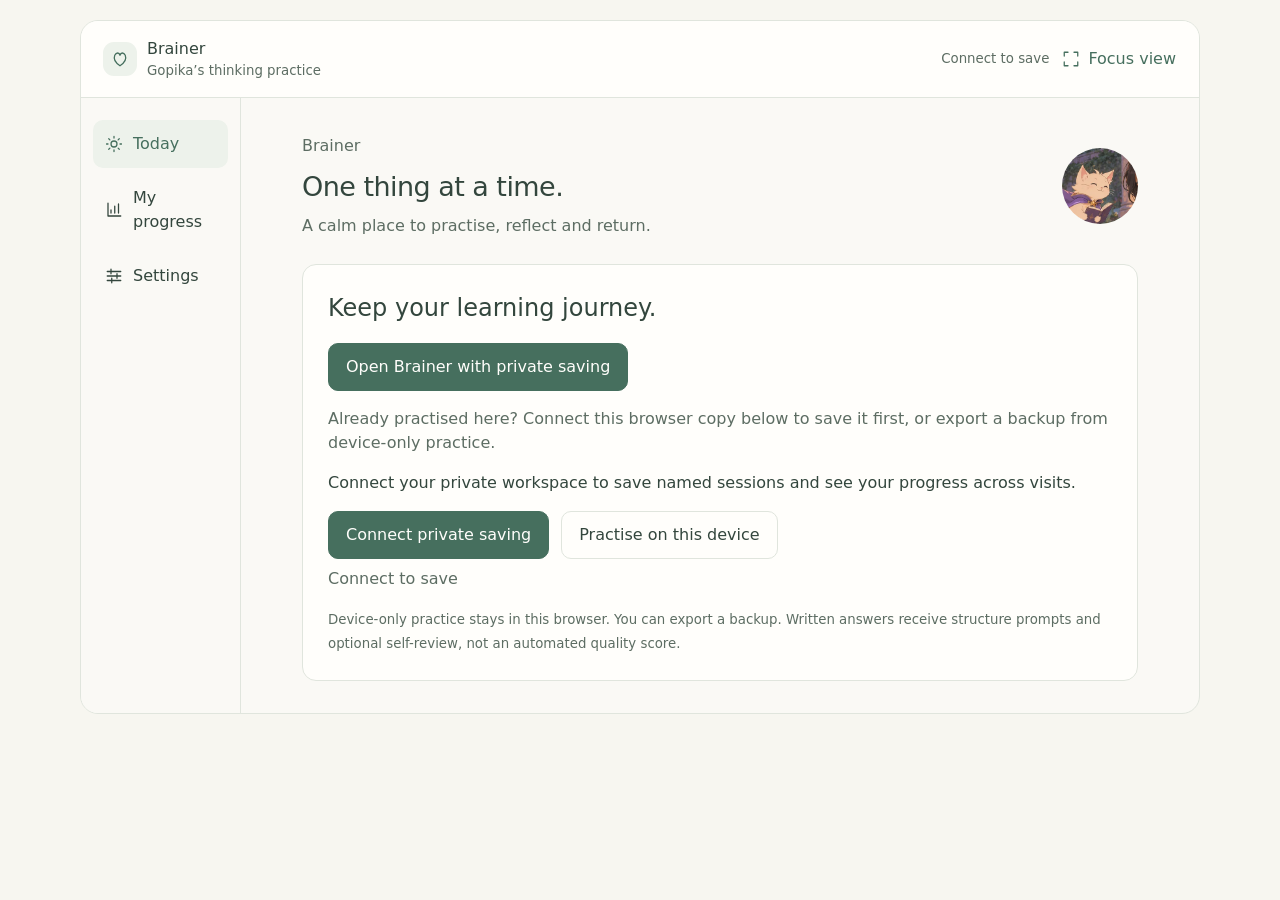
<file: brainer/index.html>
<!doctype html>
<html lang="en"><head><meta charset="utf-8"><meta name="viewport" content="width=device-width,initial-scale=1"><meta name="color-scheme" content="light dark"><meta name="referrer" content="no-referrer"><link rel="icon" href="./favicon.svg" type="image/svg+xml"><title>Brainer · One thing at a time</title><link rel="stylesheet" href="./style.css"></head><body><div id="brainer-calm-preview">
  
  <div class="th-app">
    <header class="th-top">
      <div class="th-brand"><span class="th-brand-mark"><i data-lucide="brain-circuit" aria-hidden="true"></i></span><div><span class="th-brand-word">Brainer</span><small>Gopika’s thinking practice</small></div></div>
      <div class="th-top-right"><small class="th-preview" id="cloud-status" role="status">Connect to save</small><button type="button" class="th-link cursor-interaction" data-action="focus" aria-pressed="false"><i data-lucide="scan" aria-hidden="true"></i><span>Focus view</span></button></div>
    </header>
    <div id="brainer-account" class="br-account"></div><div class="th-shell">
      <aside class="th-sidebar">
        <nav class="th-nav" aria-label="Main navigation">
          <button type="button" class="cursor-interaction" data-nav="today" aria-current="page"><i data-lucide="sun" aria-hidden="true"></i>Today</button>
          <button type="button" class="cursor-interaction" data-nav="progress"><i data-lucide="chart-no-axes-combined" aria-hidden="true"></i>My progress</button>
          <button type="button" class="cursor-interaction" data-nav="settings"><i data-lucide="sliders-horizontal" aria-hidden="true"></i>Settings</button>
        </nav>
        
      </aside>
      <main class="th-main" id="brainer-content" aria-label="Thinking practice"></main>
    </div>
  </div>
  
</div>
<script src="./config.js"></script><script src="./app.js"></script></body></html>
</file>
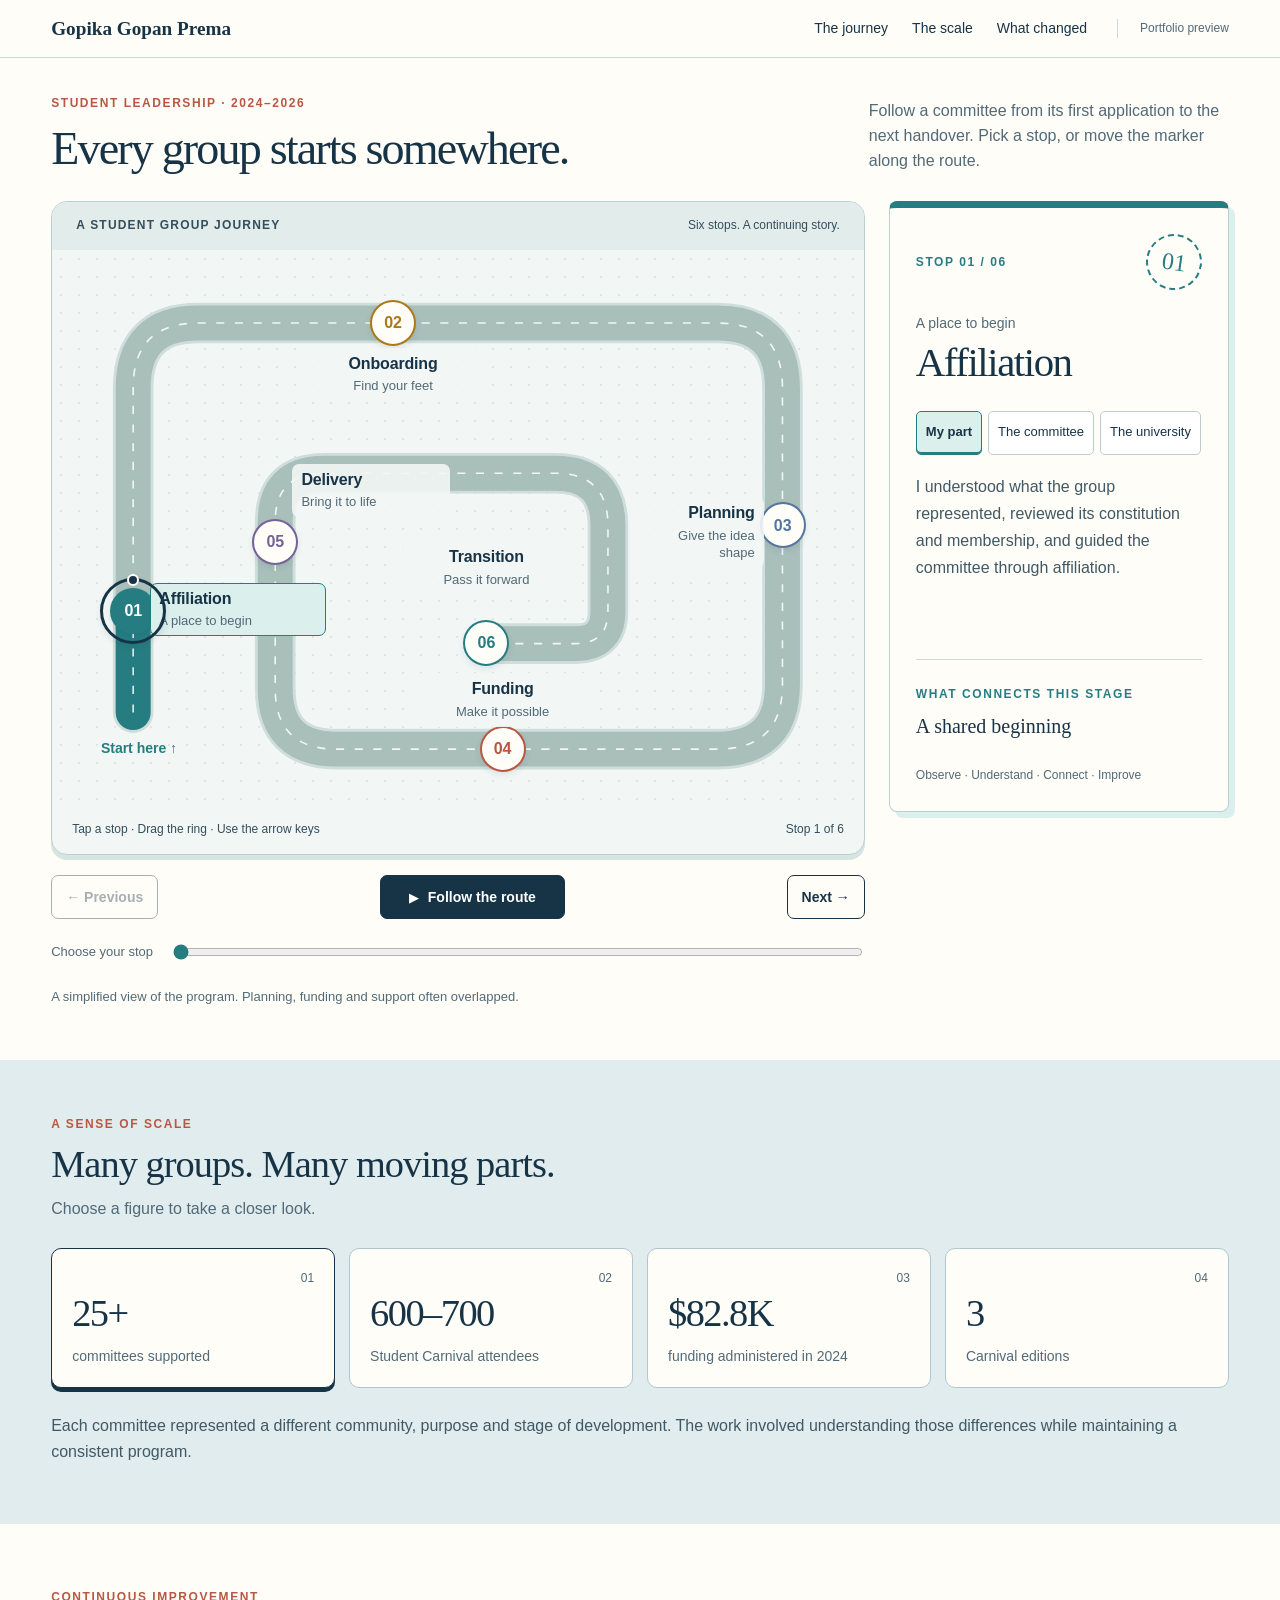
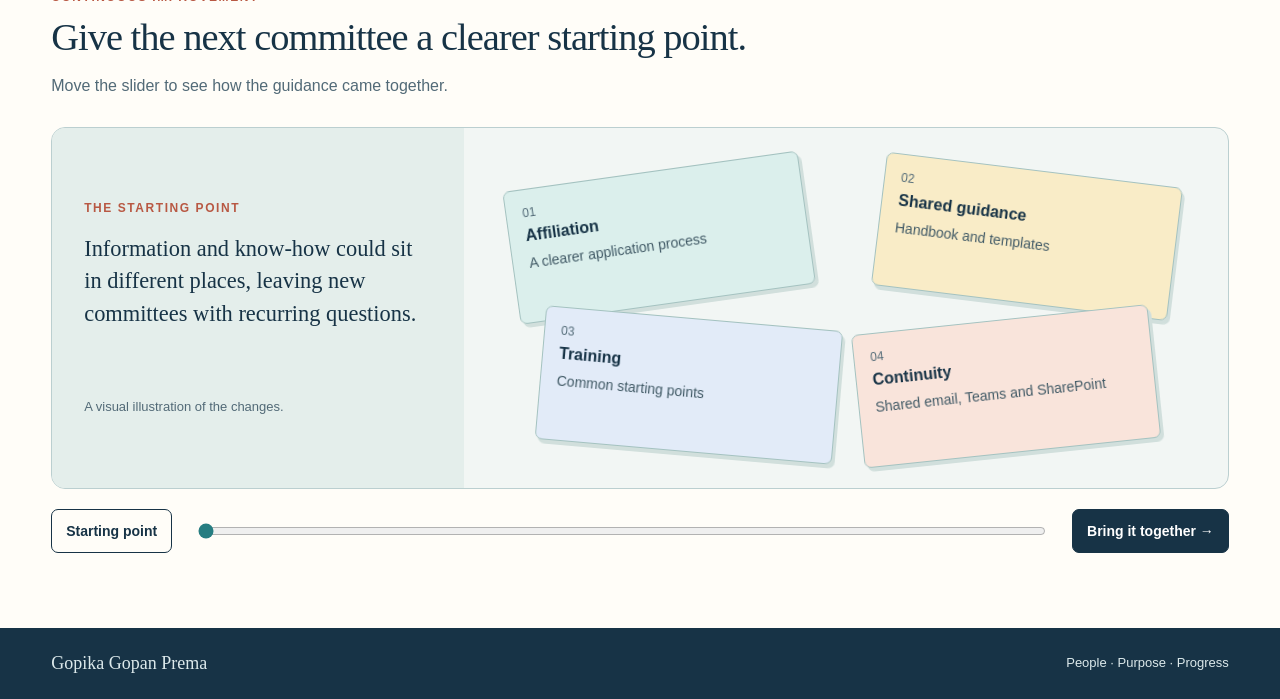
<file: campus-walk/roadmap/index.html>
<!doctype html>
<html lang="en">
<head>
  <meta charset="utf-8">
  <meta name="viewport" content="width=device-width,initial-scale=1">
  <meta name="description" content="Explore Gopika's student group program through an interactive roadmap.">
  <meta name="theme-color" content="#173346">
  <title>Gopika · A student group journey</title>
  <link rel="stylesheet" href="roadmap.css">
  <script src="journey-data.js" defer></script>
  <script src="roadmap.js" defer></script>
</head>
<body>
  <a class="skip" href="#roadmap">Skip to the roadmap</a>
  <header class="topbar">
    <a class="name" href="#roadmap">Gopika Gopan Prema</a>
    <nav aria-label="Preview sections"><a href="#roadmap">The journey</a><a href="#scale">The scale</a><a href="#improvement">What changed</a></nav>
    <span class="preview-label">Portfolio preview</span>
  </header>
  <main>
    <section class="journey" id="roadmap" aria-labelledby="journey-title">
      <header class="intro">
        <div><p class="eyebrow">Student leadership · 2024–2026</p><h1 id="journey-title">Every group starts somewhere.</h1></div>
        <p>Follow a committee from its first application to the next handover. Pick a stop, or move the marker along the route.</p>
      </header>
      <div class="journey-layout">
        <div class="board-column">
          <div class="board" id="board">
            <div class="board-caption"><span>A student group journey</span><span>Six stops. A continuing story.</span></div>
            <div class="map" id="map">
              <svg class="road" id="road" viewBox="0 0 1000 690" aria-hidden="true">
                <path id="route-shadow" class="route-shadow"/>
                <path id="route" class="route"/>
                <path id="route-progress" class="route-progress"/>
                <path id="route-dashes" class="route-dashes"/>
              </svg>
              <span class="start-label">Start here ↑</span>
              <div class="stops" id="stops" role="group" aria-label="Choose a roadmap stop">
                <button class="stop stop-1 selected" data-index="0" aria-pressed="true" aria-controls="story"><span class="stop-number">01</span><span class="stop-label"><b>Affiliation</b><small>A place to begin</small></span></button>
                <button class="stop stop-2" data-index="1" aria-pressed="false" aria-controls="story"><span class="stop-number">02</span><span class="stop-label"><b>Onboarding</b><small>Find your feet</small></span></button>
                <button class="stop stop-3" data-index="2" aria-pressed="false" aria-controls="story"><span class="stop-number">03</span><span class="stop-label"><b>Planning</b><small>Give the idea shape</small></span></button>
                <button class="stop stop-4" data-index="3" aria-pressed="false" aria-controls="story"><span class="stop-number">04</span><span class="stop-label"><b>Funding</b><small>Make it possible</small></span></button>
                <button class="stop stop-5" data-index="4" aria-pressed="false" aria-controls="story"><span class="stop-number">05</span><span class="stop-label"><b>Delivery</b><small>Bring it to life</small></span></button>
                <button class="stop stop-6" data-index="5" aria-pressed="false" aria-controls="story"><span class="stop-number">06</span><span class="stop-label"><b>Transition</b><small>Pass it forward</small></span></button>
              </div>
              <div class="traveller" id="traveller" role="slider" tabindex="0" aria-label="Move the roadmap marker" aria-valuemin="1" aria-valuemax="6" aria-valuenow="1" aria-valuetext="Stop 1: Affiliation" aria-describedby="map-hint"><span aria-hidden="true"></span></div>
            </div>
            <div class="board-foot"><span id="map-hint">Tap a stop · Drag the ring · Use the arrow keys</span><span id="progress-label">Stop 1 of 6</span></div>
          </div>
          <div class="route-controls">
            <button class="control" id="previous" aria-label="Previous stop" disabled>← Previous</button>
            <button class="control play" id="play" aria-pressed="false"><span id="play-symbol" aria-hidden="true">▶</span> <span id="play-text">Follow the route</span></button>
            <button class="control" id="next" aria-label="Next stop">Next →</button>
          </div>
          <div class="scrubber"><label for="route-slider">Choose your stop</label><input id="route-slider" type="range" min="0" max="5" step="1" value="0" aria-valuetext="Affiliation"></div>
        </div>
        <aside class="postcard" id="story" aria-label="Selected stop">
          <div class="postcard-top"><span class="eyebrow" id="story-stop">Stop 01 / 06</span><span class="stamp" id="stamp" aria-hidden="true">01</span></div>
          <p class="story-kicker" id="story-kicker">A place to begin</p>
          <h2 id="story-title">Affiliation</h2>
          <div class="perspectives" role="group" aria-label="Read this stop from another viewpoint">
            <button class="perspective selected" data-lens="gopika" aria-pressed="true">My part</button>
            <button class="perspective" data-lens="committee" aria-pressed="false">The committee</button>
            <button class="perspective" data-lens="university" aria-pressed="false">The university</button>
          </div>
          <div class="story-body" id="story-body" aria-live="polite" aria-atomic="true">
            <p id="story-copy">I understood what the group represented, reviewed its constitution and membership, and guided the committee through affiliation.</p>
          </div>
          <div class="takeaway"><span class="eyebrow">What connects this stage</span><p id="story-contribution">A shared beginning</p></div>
          <div class="postcard-foot"><span>Observe · Understand · Connect · Improve</span></div>
        </aside>
      </div>
      <p class="route-note">A simplified view of the program. Planning, funding and support often overlapped.</p>
    </section>

    <section class="scale-section" id="scale" aria-labelledby="scale-title">
      <div class="small-intro"><p class="eyebrow">A sense of scale</p><h2 id="scale-title">Many groups. Many moving parts.</h2><p>Choose a figure to take a closer look.</p></div>
      <div class="impact-grid" role="group" aria-label="Explore the scope of the work">
        <button class="impact-card selected" aria-pressed="true" data-note="Each committee represented a different community, purpose and stage of development. The work involved understanding those differences while maintaining a consistent program."><span class="impact-mark">01</span><strong>25+</strong><span>committees supported</span></button>
        <button class="impact-card" aria-pressed="false" data-note="The Student Carnival brought student groups and the wider university community into one shared experience. Attendance was approximately 600–700 people."><span class="impact-mark">02</span><strong>600–700</strong><span>Student Carnival attendees</span></button>
        <button class="impact-card" aria-pressed="false" data-note="In 2024, student group funding included $33,000 in seed funding and $49,813.39 in activity funding. The work included guidance, approvals and reconciliation."><span class="impact-mark">03</span><strong>$82.8K</strong><span>funding administered in 2024</span></button>
        <button class="impact-card" aria-pressed="false" data-note="A consistent identity connected the Opening, Dry Season and Red Carpet editions, while each event offered a different experience."><span class="impact-mark">04</span><strong>3</strong><span>Carnival editions</span></button>
      </div>
      <p class="impact-note" id="impact-note" aria-live="polite">Each committee represented a different community, purpose and stage of development. The work involved understanding those differences while maintaining a consistent program.</p>
    </section>

    <section class="improvement" id="improvement" aria-labelledby="improvement-title">
      <div class="improvement-intro"><p class="eyebrow">Continuous improvement</p><h2 id="improvement-title">Give the next committee a clearer starting point.</h2><p>Move the slider to see how the guidance came together.</p></div>
      <div class="change-workspace" id="change-workspace">
        <div class="change-summary"><span class="eyebrow" id="change-label">The starting point</span><p id="change-story" aria-live="polite">Information and know-how could sit in different places, leaving new committees with recurring questions.</p><p class="change-caption">A visual illustration of the changes.</p></div>
        <div class="tiles-area" id="tiles-area" aria-label="Program guidance coming together">
          <div class="guide-tile" data-tile="0"><span>01</span><b>Affiliation</b><p>A clearer application process</p></div>
          <div class="guide-tile" data-tile="1"><span>02</span><b>Shared guidance</b><p>Handbook and templates</p></div>
          <div class="guide-tile" data-tile="2"><span>03</span><b>Training</b><p>Common starting points</p></div>
          <div class="guide-tile" data-tile="3"><span>04</span><b>Continuity</b><p>Shared email, Teams and SharePoint</p></div>
        </div>
      </div>
      <div class="change-controls"><button class="control" id="change-reset">Starting point</button><label class="sr-only" for="change-slider">Bring the guidance together</label><input type="range" id="change-slider" min="0" max="100" value="0" aria-valuetext="Guidance in separate places"><button class="control" id="change-bring">Bring it together →</button></div>
    </section>
  </main>
  <footer><span>Gopika Gopan Prema</span><span>People · Purpose · Progress</span></footer>
  <noscript><p class="no-script">Enable JavaScript to explore the route. The program moves through affiliation, onboarding, planning, funding, delivery and transition.</p></noscript>
</body>
</html>
</file>
<file: brainer/style.css>
html{font-family:system-ui,-apple-system,BlinkMacSystemFont,"Segoe UI",sans-serif;font-size:16px;line-height:1.5}body{margin:0;padding:20px;background:light-dark(#f7f6f0,#1d241f)}button,summary{cursor:pointer}button:disabled{cursor:default}button:focus-visible,a:focus-visible,summary:focus-visible,textarea:focus-visible,input:focus-visible,select:focus-visible{outline:3px solid #6f9377;outline-offset:3px}#brainer-calm-preview{max-width:1120px;margin:auto}svg{width:18px;height:18px;flex:none}

    #brainer-calm-preview{--brainer-hero-art:url("assets/companion.webp")}
    #brainer-calm-preview{--th-bg:light-dark(#faf9f5,#1c211f);--th-panel:light-dark(#fffefb,#252c28);--th-ink:light-dark(#33463d,#eaf0eb);--th-soft:light-dark(#5d6d63,#bfcac2);--th-line:light-dark(#e0e5dd,#414e45);--th-green:light-dark(#466f5e,#aacdbb);--th-on-green:light-dark(#fffefb,#20382a);--th-wash:light-dark(#edf2eb,#303f35);--th-gold:var(--th-wash);--th-lilac:var(--th-wash);--th-bad:light-dark(#903f36,#efbcb4);--th-star:light-dark(#7b7961,#c5c1a4);color:var(--th-ink);color-scheme:light dark;font-family:inherit;width:100%;background:transparent}
    #brainer-calm-preview *{box-sizing:border-box}
    #brainer-calm-preview [hidden]{display:none!important}
    #brainer-calm-preview h1,#brainer-calm-preview h2,#brainer-calm-preview h3{font-weight:500;color:var(--th-ink);margin:0 0 .7em}
    #brainer-calm-preview p{margin:.5em 0 1em}
    #brainer-calm-preview button,#brainer-calm-preview input,#brainer-calm-preview textarea,#brainer-calm-preview select{font:inherit}
    #brainer-calm-preview button,#brainer-calm-preview a{touch-action:manipulation}
    #brainer-calm-preview button{color:var(--th-ink)}
    #brainer-calm-preview button:disabled{opacity:.55}
    #brainer-calm-preview a{color:var(--th-green);text-decoration:underline;text-underline-offset:3px}
    #brainer-calm-preview strong{font-weight:500}
    #brainer-calm-preview small{color:var(--th-soft)}
    #brainer-calm-preview .th-app{background:var(--th-bg);border:1px solid var(--th-line);border-radius:18px;overflow:clip;min-width:0}
    #brainer-calm-preview .th-top{display:flex;align-items:center;justify-content:space-between;gap:12px;flex-wrap:wrap;padding:18px 24px;border-bottom:1px solid var(--th-line);background:var(--th-panel)}
    #brainer-calm-preview .th-brand{display:flex;align-items:center;gap:10px;min-width:0}
    #brainer-calm-preview .th-brand-mark{display:grid;place-items:center;padding:9px;background:var(--th-green);color:var(--th-on-green);border-radius:11px}
    #brainer-calm-preview .th-brand-word{font-weight:500;letter-spacing:.025em}
    #brainer-calm-preview .th-brand small{display:block}
    #brainer-calm-preview .th-top-right{display:flex;align-items:center;gap:12px;flex-wrap:wrap}
    #brainer-calm-preview .th-preview{background:var(--th-gold);padding:5px 10px;border-radius:20px;white-space:nowrap;color:var(--th-ink)}
    #brainer-calm-preview .th-shell{display:grid;grid-template-columns:175px minmax(0,1fr)}
    #brainer-calm-preview .th-sidebar{padding:24px 14px;border-right:1px solid var(--th-line);display:flex;flex-direction:column;gap:9px}
    #brainer-calm-preview .th-nav{display:flex;flex-direction:column;gap:6px}
    #brainer-calm-preview .th-nav button{display:flex;align-items:center;gap:10px;border:0;border-radius:10px;background:transparent;text-align:left;padding:12px;width:100%}
    #brainer-calm-preview .th-nav button[aria-current=page]{background:var(--th-wash);color:var(--th-green);font-weight:500}
    #brainer-calm-preview .th-sidebar-note{padding:24px 12px 6px;margin-top:auto;color:var(--th-soft)}
    #brainer-calm-preview .th-main{min-width:0;padding:30px}
    #brainer-calm-preview .th-eyebrow{color:var(--th-soft);letter-spacing:.065em;text-transform:uppercase;margin-bottom:12px;display:block}
    #brainer-calm-preview .th-muted{color:var(--th-soft)}
    #brainer-calm-preview .th-row{display:flex;align-items:center;gap:12px;flex-wrap:wrap}
    #brainer-calm-preview .th-between{justify-content:space-between}
    #brainer-calm-preview .th-primary,#brainer-calm-preview .th-secondary,#brainer-calm-preview .th-link{display:inline-flex;align-items:center;justify-content:center;gap:8px;padding:11px 17px;min-height:44px;border:1px solid var(--th-line);border-radius:10px;text-decoration:none}
    #brainer-calm-preview .th-primary{background:var(--th-green);color:var(--th-on-green);border-color:var(--th-green)}
    #brainer-calm-preview .th-secondary{background:var(--th-panel)}
    #brainer-calm-preview .th-link{padding:8px 0;background:transparent;border-color:transparent;color:var(--th-green)}
    #brainer-calm-preview .th-hero{display:grid;grid-template-columns:minmax(0,1fr) 145px;align-items:center;gap:22px;padding:0 0 26px}
    #brainer-calm-preview .th-hero h1{font-family:Georgia,serif;max-width:18ch}
    #brainer-calm-preview .th-orbit{border-radius:50%;background:var(--th-wash);width:140px;height:140px;display:grid;place-items:center;position:relative;color:var(--th-green)}
    #brainer-calm-preview .th-orbit-center{padding:19px;border:1px solid var(--th-line);background:var(--th-panel);border-radius:50%;display:grid;place-items:center}
    #brainer-calm-preview .th-spark{position:absolute;color:var(--th-star)}
    #brainer-calm-preview .th-spark-a{left:12px;top:18px}
    #brainer-calm-preview .th-spark-b{right:10px;bottom:20px}
    #brainer-calm-preview .th-tag{display:inline-flex;align-items:center;gap:6px;padding:5px 9px;border-radius:7px;background:var(--th-wash);color:var(--th-green)}
    #brainer-calm-preview .th-session{padding:16px 0;border-top:1px solid var(--th-line);border-bottom:1px solid var(--th-line);margin-bottom:18px}
    #brainer-calm-preview .th-switch{display:flex;gap:5px;flex-wrap:wrap}
    #brainer-calm-preview .th-switch button{border:1px solid var(--th-line);background:var(--th-panel);border-radius:8px;padding:8px 12px;min-height:44px}
    #brainer-calm-preview .th-switch button[aria-pressed=true]{background:var(--th-green);border-color:var(--th-green);color:var(--th-on-green)}
    #brainer-calm-preview .th-missions{display:grid;grid-template-columns:repeat(3,minmax(0,1fr));gap:12px}
    #brainer-calm-preview .th-mission{background:var(--th-panel);border:1px solid var(--th-line);border-radius:14px;padding:18px;display:flex;flex-direction:column;align-items:flex-start;min-width:0}
    #brainer-calm-preview .th-mission h3{margin-top:16px}
    #brainer-calm-preview .th-mission p{color:var(--th-soft);flex:1}
    #brainer-calm-preview .th-icon{padding:10px;display:inline-grid;place-items:center;border-radius:10px;background:var(--th-wash)}
    #brainer-calm-preview .th-icon.case{background:var(--th-gold)}
    #brainer-calm-preview .th-icon.interview{background:var(--th-lilac)}
    #brainer-calm-preview .th-footer-note{display:flex;align-items:flex-start;gap:8px;padding-top:20px;color:var(--th-soft)}
    #brainer-calm-preview .th-work-head{display:flex;align-items:center;justify-content:space-between;gap:12px;flex-wrap:wrap;margin-bottom:18px}
    #brainer-calm-preview .th-work-head .th-link{padding:0}
    #brainer-calm-preview .th-stage{display:flex;align-items:center;gap:8px;margin-bottom:22px}
    #brainer-calm-preview .th-stage span{height:5px;flex:1;background:var(--th-line);border-radius:4px}
    #brainer-calm-preview .th-stage span.done{background:var(--th-green)}
    #brainer-calm-preview .th-activity{background:var(--th-panel);border:1px solid var(--th-line);border-radius:15px;padding:25px;min-width:0}
    #brainer-calm-preview .th-clue{padding:15px 17px;background:var(--th-wash);border-radius:10px;margin:16px 0;color:var(--th-ink)}
    #brainer-calm-preview .th-clue small{display:block;color:var(--th-soft);margin-bottom:5px}
    #brainer-calm-preview .th-problem{margin:20px 0}
    #brainer-calm-preview label{display:block;margin:12px 0 6px}
    #brainer-calm-preview input[type=text],#brainer-calm-preview input[type=number],#brainer-calm-preview textarea,#brainer-calm-preview select{color:var(--th-ink);background:var(--th-bg);border:1px solid var(--th-line);border-radius:9px;padding:12px;width:100%;min-width:0}
    #brainer-calm-preview textarea{resize:vertical;min-height:85px}
    #brainer-calm-preview .th-answer-row{display:flex;align-items:flex-end;gap:10px;flex-wrap:wrap}
    #brainer-calm-preview .th-answer-field{flex:1;min-width:115px;max-width:200px}
    #brainer-calm-preview .th-answer-field label{margin-top:0}
    #brainer-calm-preview .th-number-fact{background:var(--th-bg);padding:18px;text-align:center;border-radius:12px;margin-bottom:20px}
    #brainer-calm-preview .th-options{display:flex;flex-direction:column;gap:10px;margin:20px 0}
    #brainer-calm-preview .th-choice{display:flex;align-items:flex-start;gap:12px;text-align:left;width:100%;padding:14px;border:1px solid var(--th-line);border-radius:10px;background:var(--th-bg);min-height:48px}
    #brainer-calm-preview .th-choice[aria-pressed=true]{border-color:var(--th-green);background:var(--th-wash)}
    #brainer-calm-preview .th-choice-key{display:grid;place-items:center;width:25px;min-width:25px;height:25px;border-radius:50%;border:1px solid var(--th-line);background:var(--th-panel)}
    #brainer-calm-preview .th-feedback{margin:18px 0 4px;padding:16px;border-left:3px solid var(--th-green);background:var(--th-wash);border-radius:0 10px 10px 0}
    #brainer-calm-preview .th-feedback p:last-child{margin-bottom:0}
    #brainer-calm-preview .th-hint{padding:12px 0;color:var(--th-soft)}
    #brainer-calm-preview .th-error{color:var(--th-bad)}
    #brainer-calm-preview .th-bottom-actions{display:flex;align-items:center;justify-content:space-between;gap:10px;flex-wrap:wrap;margin-top:20px}
    #brainer-calm-preview .th-dots{display:flex;gap:7px;flex-wrap:wrap;padding:10px 0}
    #brainer-calm-preview .th-dot{width:16px;height:16px;border-radius:50%;background:var(--th-green)}
    #brainer-calm-preview .th-dot.added{background:var(--th-star)}
    #brainer-calm-preview .th-tools{display:flex;gap:14px;flex-wrap:wrap;margin-top:16px}
    #brainer-calm-preview details{padding:14px 0;border-top:1px solid var(--th-line);margin-top:16px}
    #brainer-calm-preview summary{color:var(--th-green);padding:5px 0;min-height:32px}
    #brainer-calm-preview .th-notebook{margin-top:12px}
    #brainer-calm-preview .th-review-list{list-style:none;padding:0;margin:16px 0}
    #brainer-calm-preview .th-review-list li{display:flex;align-items:flex-start;gap:10px;padding:12px 0;border-bottom:1px solid var(--th-line)}
    #brainer-calm-preview .th-review-list i{flex:none}
    #brainer-calm-preview .th-stats{display:grid;grid-template-columns:repeat(3,minmax(0,1fr));gap:12px;margin:22px 0}
    #brainer-calm-preview .th-stat{background:var(--th-panel);border:1px solid var(--th-line);padding:17px;border-radius:12px;min-width:0}
    #brainer-calm-preview .th-stat strong{display:block;margin:9px 0}
    #brainer-calm-preview .th-record{padding:17px 0;border-bottom:1px solid var(--th-line)}
    #brainer-calm-preview .th-record:first-child{padding-top:0}
    #brainer-calm-preview .th-roadmap{display:grid;grid-template-columns:repeat(3,minmax(0,1fr));gap:10px;margin-top:15px}
    #brainer-calm-preview .th-roadmap section{padding:14px;border-radius:10px;background:var(--th-panel);border:1px solid var(--th-line)}
    #brainer-calm-preview .th-roadmap h3{margin:8px 0}
    #brainer-calm-preview .th-setting{padding:20px 0;border-bottom:1px solid var(--th-line)}
    #brainer-calm-preview .th-setting:first-child{padding-top:0}
    #brainer-calm-preview .th-toggle-label{display:flex;align-items:center;gap:10px}
    #brainer-calm-preview input[type=checkbox]{width:18px;height:18px;accent-color:var(--th-green)}
    #brainer-calm-preview .th-plan{padding:12px 15px;background:var(--th-wash);border-radius:10px;margin:14px 0 20px;color:var(--th-soft)}
    #brainer-calm-preview .th-quote{padding:16px;margin:16px 0;border-left:3px solid var(--th-line);background:var(--th-bg)}
    #brainer-calm-preview .th-focus .th-sidebar{display:none}
    #brainer-calm-preview .th-focus .th-shell{grid-template-columns:minmax(0,1fr)}
    #brainer-calm-preview .th-empty{padding:24px;background:var(--th-panel);border:1px solid var(--th-line);border-radius:14px}
    #brainer-calm-preview .th-inset{margin-top:18px;padding-top:18px;border-top:1px solid var(--th-line)}
    @media(max-width:780px){#brainer-calm-preview .th-shell{grid-template-columns:minmax(0,1fr)}#brainer-calm-preview .th-sidebar{border-right:0;border-bottom:1px solid var(--th-line);padding:10px 15px}#brainer-calm-preview .th-nav{flex-direction:row;flex-wrap:wrap}#brainer-calm-preview .th-nav button{width:auto;flex:1;justify-content:center;padding:10px}#brainer-calm-preview .th-sidebar-note{display:none}#brainer-calm-preview .th-main{padding:24px}#brainer-calm-preview .th-top{padding:16px 20px}}
    @media(max-width:520px){#brainer-calm-preview .th-main{padding:18px}#brainer-calm-preview .th-top{padding:14px}#brainer-calm-preview .th-hero{grid-template-columns:minmax(0,1fr)}#brainer-calm-preview .th-orbit{display:none}#brainer-calm-preview .th-missions,#brainer-calm-preview .th-stats,#brainer-calm-preview .th-roadmap{grid-template-columns:minmax(0,1fr)}#brainer-calm-preview .th-mission{padding:16px}#brainer-calm-preview .th-activity{padding:18px}#brainer-calm-preview .th-top-right{gap:6px}#brainer-calm-preview .th-brand small{display:none}#brainer-calm-preview .th-nav button{gap:6px;padding:10px 7px}#brainer-calm-preview .th-nav svg{display:none}#brainer-calm-preview .th-bottom-actions .th-primary{width:100%}#brainer-calm-preview .th-record .th-row{align-items:flex-start}}
    #brainer-calm-preview .th-shell{grid-template-columns:160px minmax(0,1fr)}
    #brainer-calm-preview .th-top{padding:16px 22px}
    #brainer-calm-preview .th-brand-mark{background:var(--th-wash);color:var(--th-green);padding:8px}
    #brainer-calm-preview .th-brand-word{letter-spacing:0}
    #brainer-calm-preview .th-preview{padding:0;background:transparent;color:var(--th-soft)}
    #brainer-calm-preview .th-sidebar{padding:22px 12px;background:var(--th-bg)}
    #brainer-calm-preview .th-main{padding:32px;max-width:900px;width:100%;margin-inline:auto}
    #brainer-calm-preview .th-hero{display:flex;align-items:center;justify-content:space-between;gap:22px;padding:4px 0 26px;margin:0;border:0;background:transparent}
    #brainer-calm-preview .th-hero-copy{min-width:0}
    #brainer-calm-preview .th-hero h1{font-family:inherit;font-size:27px;line-height:1.25;letter-spacing:-.02em;max-width:24ch;margin-bottom:10px}
    #brainer-calm-preview .th-hero p{margin-bottom:0}
    #brainer-calm-preview .th-hero .th-eyebrow{text-transform:none;letter-spacing:0;margin-bottom:12px}
    #brainer-calm-preview .th-companion-avatar{width:76px;height:76px;flex:none;border-radius:50%;background-image:var(--brainer-hero-art);background-size:550% auto;background-position:66% 25%;opacity:.9}
    #brainer-calm-preview .th-missions{display:flex;flex-direction:column;gap:0}
    #brainer-calm-preview .th-mission{display:grid;grid-template-columns:38px minmax(0,1fr) auto;align-items:center;gap:15px;border:0;border-top:1px solid var(--th-line);border-radius:0;padding:22px 0;background:transparent;min-width:0}
    #brainer-calm-preview .th-mission-copy{min-width:0}
    #brainer-calm-preview .th-mission h3{margin:0 0 5px;font-size:17px}
    #brainer-calm-preview .th-mission p{margin:0;color:var(--th-soft)}
    #brainer-calm-preview .th-mission .th-icon{padding:9px;background:var(--th-wash);color:var(--th-green);border-radius:11px}
    #brainer-calm-preview .th-mission button{min-width:94px}
    #brainer-calm-preview .th-plan-summary{display:flex;align-items:center;gap:9px;flex-wrap:wrap;border-top:1px solid var(--th-line);padding:12px 0 0;color:var(--th-soft)}
    #brainer-calm-preview .th-plan-summary .th-link{min-height:36px}
    #brainer-calm-preview .th-footer-note{padding-top:14px}
    #brainer-calm-preview .th-activity-title{display:block;margin-bottom:14px}
    #brainer-calm-preview .th-activity-title h2{margin-bottom:0}
    #brainer-calm-preview .th-activity-title .th-eyebrow{letter-spacing:0;text-transform:none}
    #brainer-calm-preview .th-activity{border-radius:14px;box-shadow:none}
    #brainer-calm-preview .th-number-fact{background:var(--th-wash);padding:25px 16px}
    #brainer-calm-preview .th-number-fact h2{font-size:28px;letter-spacing:.02em}
    #brainer-calm-preview .th-plan{background:transparent;padding:0 0 8px;margin:8px 0 16px}
    #brainer-calm-preview .th-focus .th-companion-avatar{display:none}
    @media(max-width:780px){#brainer-calm-preview .th-shell{grid-template-columns:minmax(0,1fr)}#brainer-calm-preview .th-sidebar{padding:9px 14px}#brainer-calm-preview .th-main{padding:26px}}
    @media(max-width:520px){#brainer-calm-preview .th-main{padding:20px}#brainer-calm-preview .th-top{padding:14px}#brainer-calm-preview .th-hero{gap:14px;padding-bottom:24px}#brainer-calm-preview .th-hero h1{font-size:24px}#brainer-calm-preview .th-companion-avatar{width:60px;height:60px}#brainer-calm-preview .th-mission{grid-template-columns:32px minmax(0,1fr);gap:11px;padding:19px 0}#brainer-calm-preview .th-mission button{grid-column:2;justify-self:start;min-width:100px}#brainer-calm-preview .th-mission .th-icon{padding:7px}#brainer-calm-preview .th-activity{padding:18px}}
  
/* Durable workspace controls use the existing quiet palette. */
#brainer-calm-preview .br-account{display:flex;gap:14px;justify-content:space-between;align-items:center;padding:10px 22px;border-bottom:1px solid var(--th-line);background:var(--th-bg);flex-wrap:wrap}
#brainer-calm-preview .br-account:empty{display:none}
#brainer-calm-preview .br-inline-actions{display:flex;align-items:center;gap:10px;flex-wrap:wrap}
#brainer-calm-preview .br-inline-actions .th-link{padding:4px;min-height:36px}
#brainer-calm-preview .br-session{display:flex;align-items:center;justify-content:space-between;gap:16px;flex-wrap:wrap;padding:0 0 22px;margin:0 0 25px;border-bottom:1px solid var(--th-line)}
#brainer-calm-preview .br-session strong,#brainer-calm-preview .br-session small{display:block}
#brainer-calm-preview .br-table-wrap{overflow-x:auto;margin:15px 0 24px}
#brainer-calm-preview table{border-collapse:collapse;width:100%;text-align:left;font-size:14px}
#brainer-calm-preview th,#brainer-calm-preview td{padding:14px 10px;vertical-align:top;border-bottom:1px solid var(--th-line);min-width:130px}
#brainer-calm-preview th{font-weight:600}
#brainer-calm-preview td{min-width:185px}
#brainer-calm-preview select{font:inherit;max-width:100%;min-height:44px;padding:8px;border:1px solid var(--th-line);border-radius:7px;background:var(--th-panel);color:var(--th-ink)}
#brainer-calm-preview .br-recommendations{margin:22px 0}
@media(max-width:520px){body{padding:0}#brainer-calm-preview .th-app{border-radius:0}#brainer-calm-preview .br-account{padding:10px 14px}}
#brainer-calm-preview .br-weekly{max-height:430px;overflow:auto}
#brainer-calm-preview .br-weekly thead th{position:sticky;top:0;background:var(--th-panel);z-index:1}
</file>
<file: campus-walk/roadmap/roadmap.css>
:root{--ink:#173346;--muted:#526a77;--blue:#557f8e;--paper:#fffdf8;--line:#cbd9da;--teal:#267d81;--coral:#b85843;--gold:#c18d25;--active:#267d81;--tint:#dbefec;--sans:Arial,Helvetica,sans-serif;--serif:Georgia,serif}
*{box-sizing:border-box}html{scroll-behavior:smooth;scroll-padding-top:90px}body{margin:0;color:var(--ink);background:var(--paper);font:1rem/1.6 var(--sans)}h1,h2,h3,p{margin:0}button,a,input{-webkit-tap-highlight-color:transparent}button,input{font:inherit}button{cursor:pointer}a{color:inherit;text-decoration:none}button:focus-visible,a:focus-visible,input:focus-visible,[tabindex]:focus-visible{outline:3px solid #173346;outline-offset:5px}button:disabled{cursor:default;opacity:.38}.sr-only,.skip{position:absolute;width:1px;height:1px;overflow:hidden;clip-path:inset(50%)}.skip:focus{position:fixed;z-index:1000;top:8px;left:8px;width:auto;height:auto;padding:12px;background:white;clip-path:none}.eyebrow{text-transform:uppercase;letter-spacing:.13em;font-size:.75rem;font-weight:700;color:var(--coral)}
.topbar{display:flex;align-items:center;gap:30px;padding:17px clamp(20px,4vw,64px);border-bottom:1px solid var(--line);background:var(--paper)}.name{font:700 1.2rem var(--serif);margin-right:auto}.topbar nav{display:flex;gap:24px;font-size:.875rem}.topbar nav a{border-bottom:1px solid transparent}.topbar nav a:hover{border-color:var(--coral)}.preview-label{font-size:.75rem;color:var(--muted);border-left:1px solid var(--line);padding-left:22px}
.journey{max-width:1600px;margin:auto;padding:36px clamp(20px,4vw,64px) 52px}.intro{display:flex;align-items:flex-end;justify-content:space-between;gap:32px;margin-bottom:28px}.intro h1{font:400 clamp(2.2rem,3.6vw,3.45rem)/1.08 var(--serif);letter-spacing:-.04em;margin-top:10px}.intro>p{max-width:360px;color:var(--muted);font-size:1rem;line-height:1.55}.journey-layout{display:grid;grid-template-columns:minmax(0,1fr) 340px;align-items:start;gap:24px}.board-column{min-width:0}.board{border:1px solid #b9d0d2;border-radius:16px;background:#f2f7f5;box-shadow:0 5px 0 #d6e4e2;overflow:hidden}.board-caption,.board-foot{display:flex;justify-content:space-between;gap:16px;font-size:.75rem;padding:14px 24px;background:#e2edeb;color:#344e5b}.board-caption span:first-child{text-transform:uppercase;letter-spacing:.1em;font-weight:700}.board-foot{background:transparent;padding:10px 20px 15px}.map{position:relative;width:100%;aspect-ratio:1000/690;background-image:radial-gradient(#b2c9c95c .8px,transparent .8px);background-size:18px 18px}.road{position:absolute;inset:0;width:100%;height:100%;overflow:visible;pointer-events:none}.road path{fill:none;stroke-linecap:round;stroke-linejoin:round}.route-shadow{stroke:#d0dedb;stroke-width:50}.route{stroke:#a9bfba;stroke-width:43}.route-progress{stroke:var(--active);stroke-width:43;transition:stroke .3s}.route-dashes{stroke:#ffffffd9;stroke-width:2;stroke-dasharray:10 13;stroke-linecap:butt!important}.start-label{position:absolute;left:6%;top:87%;font-size:.875rem;font-weight:700;color:var(--teal)}.centre-note{position:absolute;left:49%;top:85%;color:var(--muted);font-size:.875rem;line-height:1.4;text-align:center;transform:translateX(-50%)}
.stop{position:absolute;z-index:3;left:var(--x);top:var(--y);width:46px;height:46px;transform:translate(-50%,-50%);border:0;padding:0;border-radius:50%;color:var(--ink);background:transparent;isolation:isolate}.stop-1{--x:10%;--y:64.5%;--stop-color:#267d81;--stop-tint:#dbefec}.stop-2{--x:42%;--y:13%;--stop-color:#aa791a;--stop-tint:#f9ecc7}.stop-3{--x:90%;--y:49.3%;--stop-color:#5575a0;--stop-tint:#e2ebf8}.stop-4{--x:55.5%;--y:89.1%;--stop-color:#b85843;--stop-tint:#f9e4db}.stop-5{--x:27.5%;--y:52.2%;--stop-color:#756397;--stop-tint:#eae4f4}.stop-6{--x:53.5%;--y:70.3%;--stop-color:#267d81;--stop-tint:#dbefec}.stop-number{display:grid;place-items:center;width:46px;height:46px;border:2px solid var(--stop-color);border-radius:50%;background:var(--paper);color:var(--stop-color);font-size:1rem;font-weight:700;transition:background .18s,transform .18s,color .18s;box-shadow:0 3px 6px #17334618}.stop.selected .stop-number{background:var(--stop-color);color:white}.stop:hover .stop-number{transform:scale(1.12)}.stop-label{position:absolute;left:40px;top:-5px;text-align:left;width:176px;padding:5px 8px;border:1px solid transparent;border-radius:7px;line-height:1.3;background:#f2f7f5e6}.stop-label b{display:block;font-size:1rem;letter-spacing:-.01em}.stop-label small{display:block;font-size:.8125rem;margin-top:4px;color:var(--muted)}.stop.selected .stop-label{background:var(--stop-tint);border-color:var(--stop-color)}.stop-2 .stop-label{top:48px;left:50%;transform:translateX(-50%);text-align:center}.stop-3 .stop-label{left:auto;right:42px;text-align:right;width:130px}.stop-4 .stop-label{left:50%;top:auto;bottom:45px;transform:translateX(-50%);text-align:center}.stop-5 .stop-label{width:158px;top:-55px}.stop-6 .stop-label{top:-79px;left:50%;transform:translateX(-50%);text-align:center;width:168px}.traveller{position:absolute;z-index:4;left:10%;top:64.5%;width:66px;height:66px;transform:translate(-50%,-50%);border:3px solid var(--ink);border-radius:50%;cursor:grab;touch-action:none;background:transparent;user-select:none;box-shadow:0 3px 6px #17334618}.traveller span{position:absolute;top:-7px;left:24px;background:var(--ink);width:12px;height:12px;border:2px solid white;border-radius:50%}.traveller:active,.traveller.dragging{cursor:grabbing}.traveller:focus-visible{outline-style:dashed;outline-offset:3px}
.route-controls{display:flex;gap:10px;justify-content:space-between;margin-top:20px}.control{border:1px solid var(--ink);background:transparent;color:var(--ink);padding:10px 14px;font-size:.875rem;border-radius:7px;min-height:44px;font-weight:700}.control:hover:not(:disabled){background:#e1eeeb}.control.play{background:var(--ink);color:white;min-width:185px}.control.play:hover{background:#2f5362}.control.play span:first-child{margin-right:6px;font-size:.75rem}.scrubber{display:flex;align-items:center;gap:18px;padding-top:13px}.scrubber label{font-size:.8125rem;white-space:nowrap;color:var(--muted)}input[type=range]{width:100%;height:36px;accent-color:var(--active);cursor:pointer}.route-note{font-size:.8125rem;color:var(--muted);margin:15px 0 0;max-width:800px}
.postcard{position:relative;min-height:584px;padding:26px;background:var(--paper);border:1px solid #bdcece;border-top:7px solid var(--active);border-radius:8px;box-shadow:6px 6px 0 var(--tint);transition:border-color .2s,box-shadow .2s;display:flex;flex-direction:column}.postcard-top{display:flex;justify-content:space-between;align-items:center;gap:20px;margin-bottom:22px}.postcard .eyebrow{color:var(--active)}.stamp{width:56px;height:56px;display:grid;place-items:center;color:var(--active);border:2px dashed var(--active);border-radius:50%;font:400 1.5rem var(--serif);transform:rotate(8deg)}.story-kicker{font-size:.875rem;color:var(--muted)}.postcard h2{font:400 2.55rem/1.1 var(--serif);letter-spacing:-.035em;margin:6px 0 25px}.perspectives{display:flex;flex-wrap:wrap;gap:6px;padding-bottom:18px}.perspective{padding:7px 9px;min-height:44px;font-size:.8125rem;color:var(--ink);border:1px solid #bccdcd;background:white;border-radius:5px}.perspective.selected{background:var(--tint);border-color:var(--active);box-shadow:inset 0 -2px var(--active);font-weight:700}.story-body{min-height:166px}.story-body p{font-size:1rem;line-height:1.7;color:#405965}.takeaway{margin-top:20px;border-top:1px solid var(--line);padding-top:20px}.takeaway p{font:400 1.25rem/1.4 var(--serif);margin-top:7px}.postcard-foot{margin-top:auto;padding-top:26px;font-size:.75rem;color:var(--muted)}.story-enter{animation:story-enter .35s ease both}@keyframes story-enter{from{opacity:0;transform:translateY(7px)}to{opacity:1;transform:translateY(0)}}
.scale-section{padding:55px clamp(20px,4vw,64px);background:#e1ecee}.small-intro{max-width:1480px;margin:0 auto 26px}.small-intro h2,.improvement h2{font:400 clamp(1.9rem,3vw,2.7rem)/1.13 var(--serif);letter-spacing:-.025em;margin-top:9px}.small-intro>p:last-child{color:var(--muted);margin-top:10px}.impact-grid{max-width:1480px;margin:auto;display:grid;grid-template-columns:repeat(4,minmax(0,1fr));gap:14px}.impact-card{text-align:left;border:1px solid #b1c7cb;border-radius:10px;background:var(--paper);color:var(--ink);padding:20px;display:flex;flex-direction:column;transition:transform .2s,box-shadow .2s;position:relative}.impact-card:hover{transform:translateY(-4px)}.impact-card.selected{border-color:var(--ink);box-shadow:0 4px 0 var(--ink)}.impact-mark{font-size:.75rem;color:var(--muted);align-self:flex-end}.impact-card strong{font:400 clamp(1.9rem,3vw,3rem)/1.1 var(--serif);letter-spacing:-.04em;padding:4px 0 10px}.impact-card>span:last-child{font-size:.875rem;color:var(--muted)}.impact-note{max-width:1480px;margin:25px auto 0;min-height:56px;line-height:1.65;color:#405965}
.improvement{max-width:1600px;margin:auto;padding:64px clamp(20px,4vw,64px) 75px}.improvement-intro{max-width:760px;margin-bottom:28px}.improvement-intro>p:last-child{margin-top:14px;color:var(--muted)}.change-workspace{border:1px solid #bbcfd0;border-radius:14px;display:grid;grid-template-columns:.7fr 1.3fr;background:#f2f6f4;overflow:hidden}.change-summary{padding:32px;display:flex;flex-direction:column;justify-content:center;background:#e4eeeb}.change-summary>p:not(.change-caption){font:400 1.4rem/1.45 var(--serif);margin-top:15px;min-height:140px}.change-caption{font-size:.8125rem;margin-top:24px;color:var(--muted)}.tiles-area{position:relative;min-height:360px;--p:0}.guide-tile{position:absolute;width:39%;height:134px;padding:14px 16px;border:1px solid #a4c2c0;border-radius:7px;box-shadow:3px 4px 0 #d1dfdc;background:var(--paper);transform-origin:center;will-change:transform}.guide-tile:nth-child(1){left:8%;top:9%;background:#dbefec}.guide-tile:nth-child(2){left:53%;top:9%;background:#f9ecc7}.guide-tile:nth-child(3){left:8%;top:54%;background:#e2ebf8}.guide-tile:nth-child(4){left:53%;top:54%;background:#f9e4db}.guide-tile>span{font-size:.75rem;color:#526a77;display:block}.guide-tile b{display:block;font-size:1rem}.guide-tile p{font-size:.875rem;color:#405965;line-height:1.3;margin-top:5px}.change-controls{display:flex;align-items:center;gap:24px;margin-top:20px}.change-controls button{white-space:nowrap}.change-controls input{flex:1;min-width:60px}.change-controls button:last-child{background:var(--ink);color:white}footer{background:var(--ink);color:#dce9eb;display:flex;justify-content:space-between;padding:25px clamp(20px,4vw,64px);font-size:.8125rem}footer span:first-child{font:400 1.125rem var(--serif)}.no-script{padding:24px}
@media(min-width:1550px){.journey-layout{grid-template-columns:minmax(0,1fr) 375px}.postcard{min-height:645px}}
@media(max-width:1100px){.intro{display:block}.intro>p{max-width:700px;margin-top:16px}.journey-layout{grid-template-columns:minmax(0,1fr)}.board-column{width:100%}.postcard{min-height:0;display:grid;grid-template-columns:.85fr 1.15fr;column-gap:32px}.postcard-top{grid-column:1;grid-row:1}.story-kicker{grid-column:1;grid-row:2}.postcard h2{grid-column:1;grid-row:3}.perspectives{grid-column:2;grid-row:1}.story-body{grid-column:2;grid-row:2/5;min-height:0}.takeaway{grid-column:1;grid-row:4;margin-top:0}.postcard-foot{grid-column:1/-1}.board{max-width:950px;margin:auto}.board-foot,.route-controls,.scrubber{max-width:950px;margin-left:auto;margin-right:auto}.stop-5 .stop-label{width:175px}.change-workspace{grid-template-columns:1fr 1.5fr}.tiles-area{min-height:395px}.guide-tile{height:151px}}
@media(max-width:700px){.topbar{flex-wrap:wrap;gap:10px 20px}.topbar nav{order:3;width:100%;gap:20px}.preview-label{padding-left:0;border:0}.name{font-size:1.05rem}.journey{padding-top:27px}.intro h1{font-size:2.4rem}.board-caption{padding:12px 15px}.board-caption span:last-child{display:none}.postcard{display:flex;min-height:0;padding:24px}.postcard h2{font-size:2.1rem}.postcard-top{margin-bottom:10px}.perspectives{margin-top:0}.story-body{min-height:133px}.postcard-foot{margin-top:0}.takeaway{margin-top:14px}.impact-grid{grid-template-columns:1fr 1fr}.impact-card strong{font-size:2rem}.impact-note{min-height:0}.change-workspace{grid-template-columns:1fr}.change-summary{padding:24px}.change-summary>p:not(.change-caption){min-height:0;font-size:1.3rem}.change-caption{margin-top:16px}.tiles-area{min-height:365px}.guide-tile{height:137px;padding:10px 12px}.change-controls{gap:12px;flex-wrap:wrap}.change-controls input{order:-1;flex-basis:100%}.change-controls button:last-child{margin-left:auto}.scale-section{padding-top:38px;padding-bottom:38px}.improvement{padding-top:45px}.improvement h2{font-size:2rem}}
@media(max-width:720px){.map{aspect-ratio:560/690}.stop-label,.stop-2 .stop-label,.stop-3 .stop-label,.stop-4 .stop-label,.stop-5 .stop-label,.stop-6 .stop-label{top:48px;left:50%;right:auto;bottom:auto;transform:translateX(-50%);text-align:center;width:clamp(94px,30vw,140px);padding:4px}.stop-label b{font-size:.875rem}.stop-label small{font-size:.75rem;margin-top:3px}.stop{width:44px;height:44px}.stop-number{width:44px;height:44px;font-size:.9375rem}.traveller{width:60px;height:60px}.traveller span{left:21px}.start-label,.centre-note{display:none}.board-foot{padding:10px 13px;font-size:.75rem;align-items:center}.board-foot>span:first-child{max-width:175px;line-height:1.4}.board-foot>span:last-child{white-space:nowrap}.route-controls{gap:7px}.control{padding:9px 10px;font-size:.8125rem}.control.play{min-width:0;flex:1}.scrubber{gap:10px}.scrubber label{font-size:.75rem}.story-body{min-height:142px}.guide-tile b{font-size:.9375rem}.guide-tile p{font-size:.8125rem}footer{gap:18px;flex-wrap:wrap}}
@media(prefers-reduced-motion:reduce){html{scroll-behavior:auto}*,*::before,*::after{animation:none!important;transition:none!important}.guide-tile{will-change:auto}}
</file>
